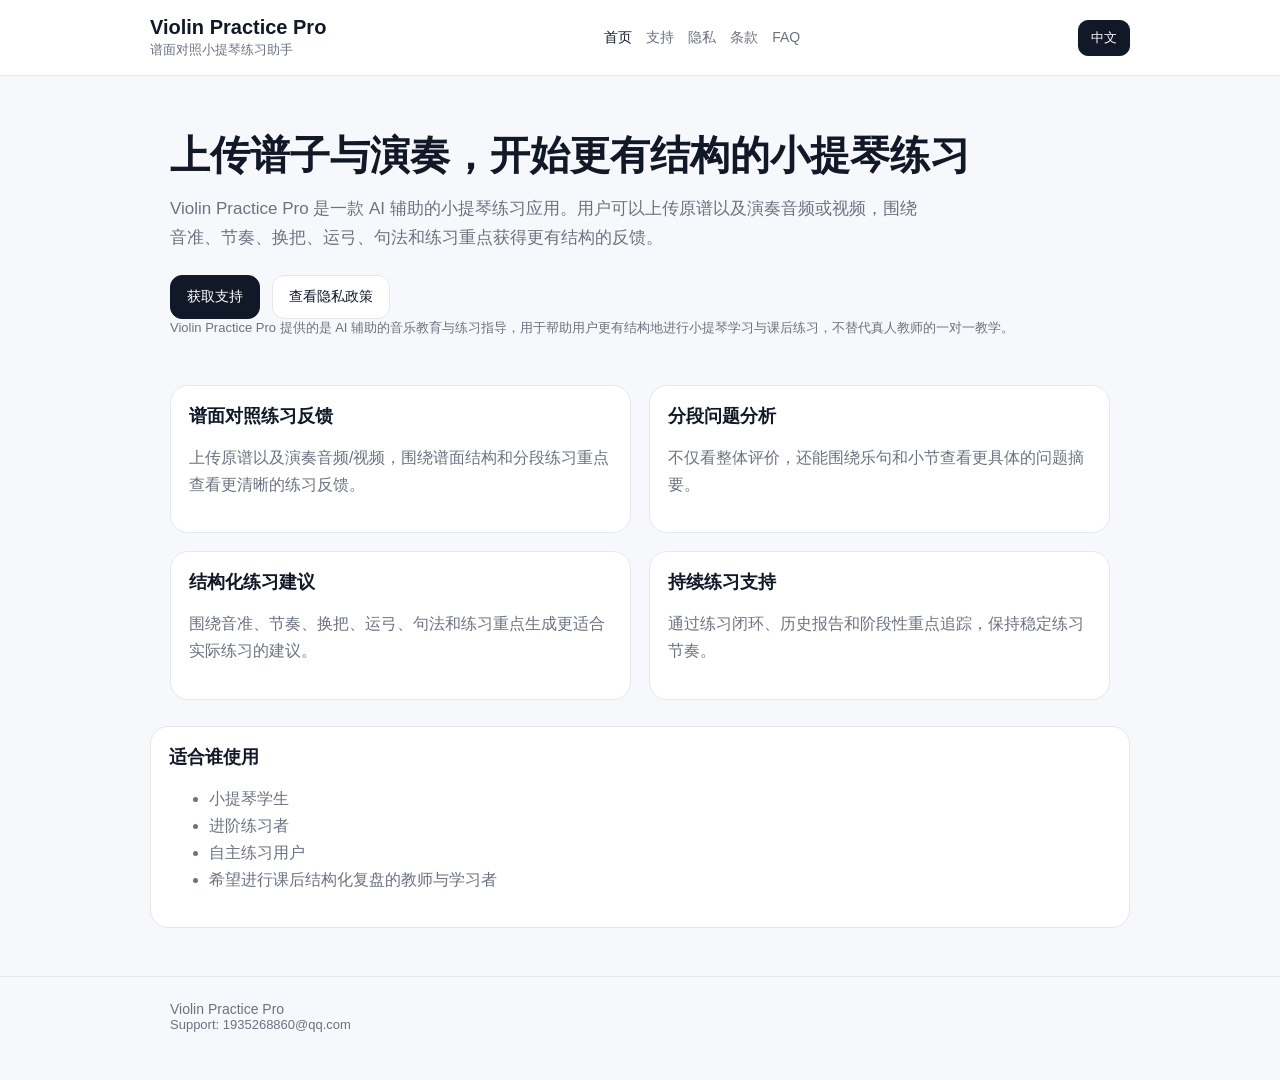
<file: index.html>
<!doctype html>
<html>
<head>
<meta charset="UTF-8" />
<meta name="viewport" content="width=device-width, initial-scale=1.0" />
<title>Violin Practice Pro</title>
<link rel="stylesheet" href="styles.css" />
</head>
<body>
<header class="site-header">
  <div class="container header-inner">
    <div>
      <div class="brand-title">Violin Practice Pro</div>
      <div class="brand-sub">
        <span data-lang="en">Score-Aware Violin Practice Coach</span>
        <span data-lang="zh">谱面对照小提琴练习助手</span>
      </div>
    </div>
    <nav class="nav"><a class="active" href="index.html"><span data-lang="en">Home</span><span data-lang="zh">首页</span></a><a class="" href="support.html"><span data-lang="en">Support</span><span data-lang="zh">支持</span></a><a class="" href="privacy.html"><span data-lang="en">Privacy</span><span data-lang="zh">隐私</span></a><a class="" href="terms.html"><span data-lang="en">Terms</span><span data-lang="zh">条款</span></a><a class="" href="faq.html"><span data-lang="en">FAQ</span><span data-lang="zh">FAQ</span></a></nav>
    <div class="lang-toggle">
      <button data-lang="zh">中文</button>
      <button data-lang="en">EN</button>
    </div>
  </div>
</header>
<section class="hero"><div class="container">
<h1 data-lang="en">Upload your score and performance for more structured violin practice</h1>
<h1 data-lang="zh">上传谱子与演奏，开始更有结构的小提琴练习</h1>
<p data-lang="en">Violin Practice Pro is an AI-assisted violin practice app that helps learners review intonation, rhythm, shifting, bowing, phrasing, and passage priorities by combining score files with audio or video performances.</p>
<p data-lang="zh">Violin Practice Pro 是一款 AI 辅助的小提琴练习应用。用户可以上传原谱以及演奏音频或视频，围绕音准、节奏、换把、运弓、句法和练习重点获得更有结构的反馈。</p>
<div class="button-row">
<a class="btn primary" href="support.html"><span data-lang="en">Get Support</span><span data-lang="zh">获取支持</span></a>
<a class="btn" href="privacy.html"><span data-lang="en">Read Privacy Policy</span><span data-lang="zh">查看隐私政策</span></a>
</div>
<div class="note" data-lang="en">Violin Practice Pro provides AI-assisted educational guidance for music learning and self-practice. It does not replace a live violin teacher.</div>
<div class="note" data-lang="zh">Violin Practice Pro 提供的是 AI 辅助的音乐教育与练习指导，用于帮助用户更有结构地进行小提琴学习与课后练习，不替代真人教师的一对一教学。</div>
</div></section>
<section class="section"><div class="container grid">
<div class="card"><h3 data-lang="en">Score-aware practice review</h3><h3 data-lang="zh">谱面对照练习反馈</h3><p data-lang="en">Upload an original score together with an audio or video performance to receive practice feedback organized around score structure and passage priorities.</p><p data-lang="zh">上传原谱以及演奏音频/视频，围绕谱面结构和分段练习重点查看更清晰的练习反馈。</p></div>
<div class="card"><h3 data-lang="en">Passage-based feedback</h3><h3 data-lang="zh">分段问题分析</h3><p data-lang="en">Review likely issues by bar range and passage instead of only receiving a broad overall summary.</p><p data-lang="zh">不仅看整体评价，还能围绕乐句和小节查看更具体的问题摘要。</p></div>
<div class="card"><h3 data-lang="en">Structured practice guidance</h3><h3 data-lang="zh">结构化练习建议</h3><p data-lang="en">Receive guided suggestions related to intonation, rhythm, shifting, bowing, phrasing, and practice priorities.</p><p data-lang="zh">围绕音准、节奏、换把、运弓、句法和练习重点生成更适合实际练习的建议。</p></div>
<div class="card"><h3 data-lang="en">Ongoing practice support</h3><h3 data-lang="zh">持续练习支持</h3><p data-lang="en">Use practice loops, history, and progress review to stay focused between lessons.</p><p data-lang="zh">通过练习闭环、历史报告和阶段性重点追踪，保持稳定练习节奏。</p></div>
</div></section>
<section class="section"><div class="container card">
<h3 data-lang="en">Who it is for</h3><h3 data-lang="zh">适合谁使用</h3>
<ul data-lang="en"><li>Violin students</li><li>Developing players</li><li>Self-practice learners</li><li>Teachers who want more structured review between lessons</li></ul>
<ul data-lang="zh"><li>小提琴学生</li><li>进阶练习者</li><li>自主练习用户</li><li>希望进行课后结构化复盘的教师与学习者</li></ul>
</div></section>
<footer class="footer">
  <div class="container">
    <div>Violin Practice Pro</div>
    <div class="small">Support: 1935268860@qq.com</div>
  </div>
</footer>
<script src="script.js"></script>
</body>
</html>
</file>
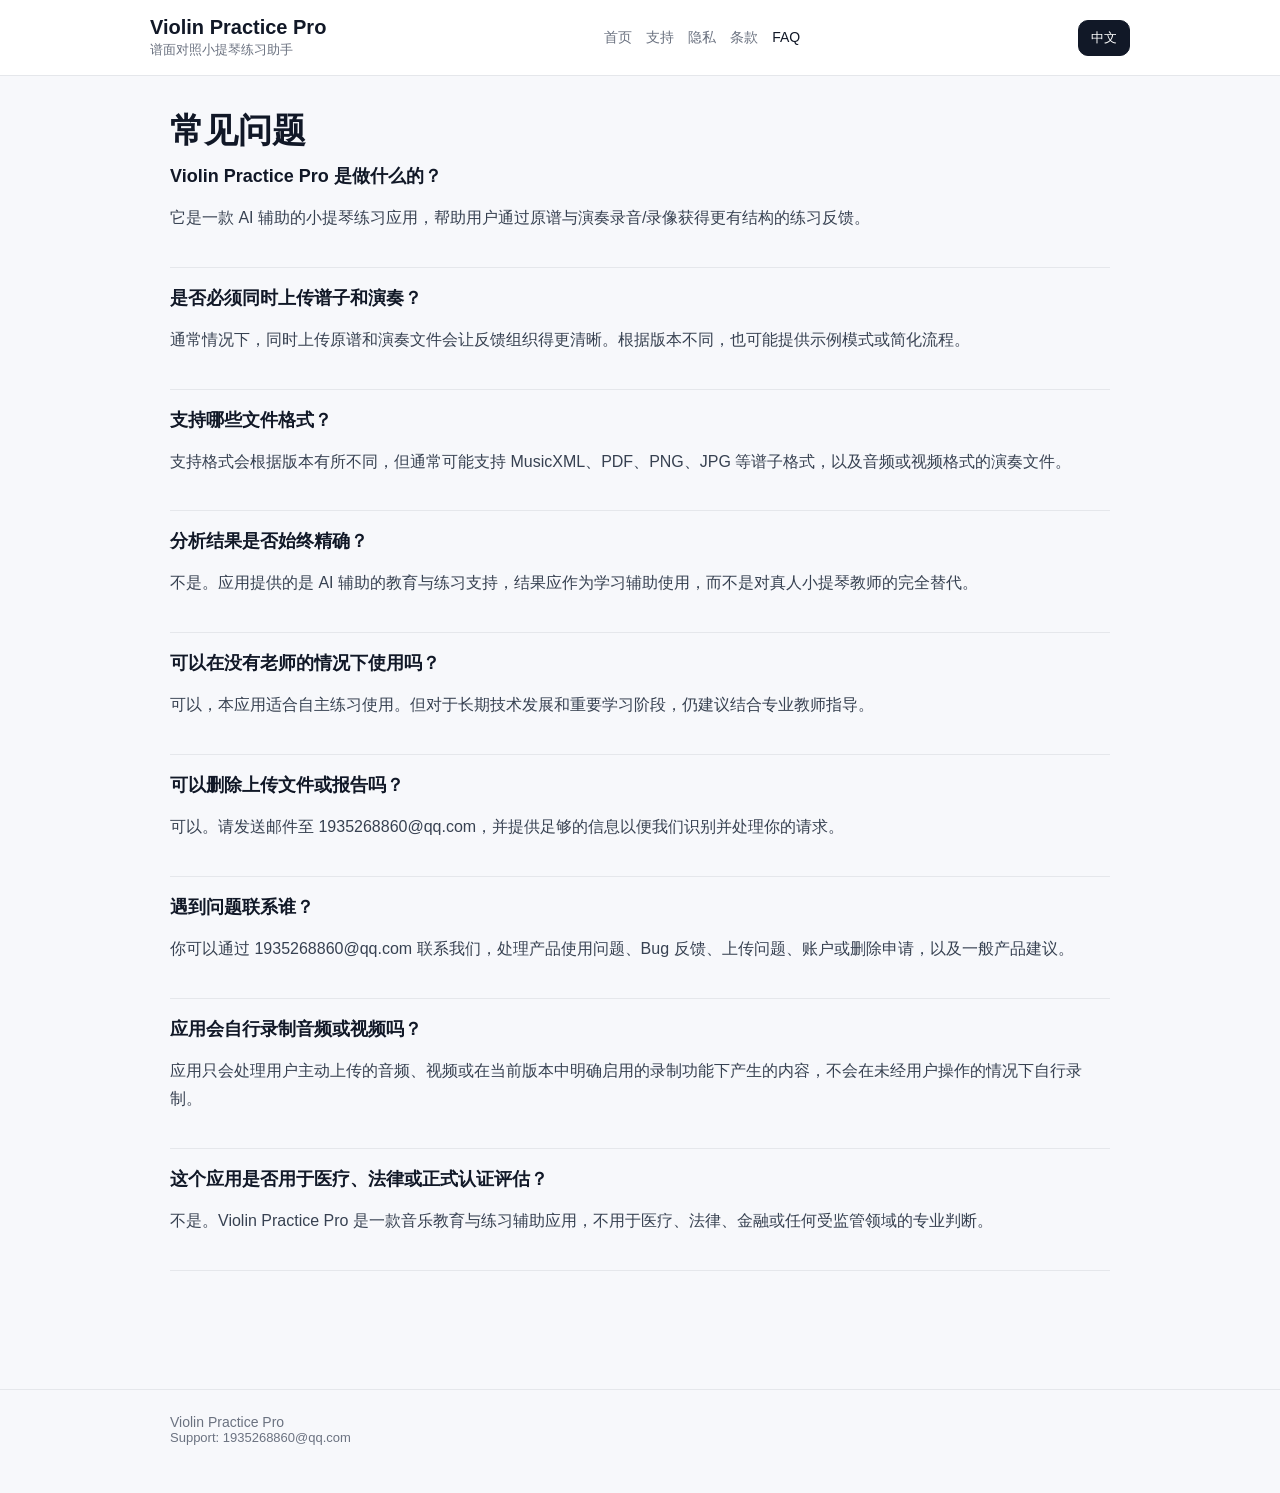
<file: faq.html>
<!doctype html>
<html>
<head>
<meta charset="UTF-8" />
<meta name="viewport" content="width=device-width, initial-scale=1.0" />
<title>FAQ - Violin Practice Pro</title>
<link rel="stylesheet" href="styles.css" />
</head>
<body>
<header class="site-header">
  <div class="container header-inner">
    <div>
      <div class="brand-title">Violin Practice Pro</div>
      <div class="brand-sub">
        <span data-lang="en">Score-Aware Violin Practice Coach</span>
        <span data-lang="zh">谱面对照小提琴练习助手</span>
      </div>
    </div>
    <nav class="nav"><a class="" href="index.html"><span data-lang="en">Home</span><span data-lang="zh">首页</span></a><a class="" href="support.html"><span data-lang="en">Support</span><span data-lang="zh">支持</span></a><a class="" href="privacy.html"><span data-lang="en">Privacy</span><span data-lang="zh">隐私</span></a><a class="" href="terms.html"><span data-lang="en">Terms</span><span data-lang="zh">条款</span></a><a class="active" href="faq.html"><span data-lang="en">FAQ</span><span data-lang="zh">FAQ</span></a></nav>
    <div class="lang-toggle">
      <button data-lang="zh">中文</button>
      <button data-lang="en">EN</button>
    </div>
  </div>
</header>
<section class="page"><div class="container">
<h1 data-lang="en">Frequently Asked Questions</h1><h1 data-lang="zh">常见问题</h1>
<div class="faq-item"><h3 data-lang="en">What does Violin Practice Pro do?</h3><h3 data-lang="zh">Violin Practice Pro 是做什么的？</h3><p data-lang="en">It is an AI-assisted violin practice app that helps users review their practice in a more structured way by combining score files with audio or video performances.</p><p data-lang="zh">它是一款 AI 辅助的小提琴练习应用，帮助用户通过原谱与演奏录音/录像获得更有结构的练习反馈。</p></div>
<div class="faq-item"><h3 data-lang="en">Do I need to upload both a score and a performance?</h3><h3 data-lang="zh">是否必须同时上传谱子和演奏？</h3><p data-lang="en">In many cases, uploading both helps the app organize feedback more clearly. Some demo or simplified flows may also be available depending on product version.</p><p data-lang="zh">通常情况下，同时上传原谱和演奏文件会让反馈组织得更清晰。根据版本不同，也可能提供示例模式或简化流程。</p></div>
<div class="faq-item"><h3 data-lang="en">What file types are supported?</h3><h3 data-lang="zh">支持哪些文件格式？</h3><p data-lang="en">Support may vary by version, but the app may support score uploads such as MusicXML, PDF, PNG, or JPG, and performance uploads such as audio or video files.</p><p data-lang="zh">支持格式会根据版本有所不同，但通常可能支持 MusicXML、PDF、PNG、JPG 等谱子格式，以及音频或视频格式的演奏文件。</p></div>
<div class="faq-item"><h3 data-lang="en">Is the analysis always exact?</h3><h3 data-lang="zh">分析结果是否始终精确？</h3><p data-lang="en">No. The app provides AI-assisted educational guidance and practice support. Results should be used as learning support rather than as a perfect substitute for a live violin teacher.</p><p data-lang="zh">不是。应用提供的是 AI 辅助的教育与练习支持，结果应作为学习辅助使用，而不是对真人小提琴教师的完全替代。</p></div>
<div class="faq-item"><h3 data-lang="en">Can I use the app without a teacher?</h3><h3 data-lang="zh">可以在没有老师的情况下使用吗？</h3><p data-lang="en">Yes, the app can support self-practice. However, for important long-term technique development, users may still benefit from learning with a qualified teacher.</p><p data-lang="zh">可以，本应用适合自主练习使用。但对于长期技术发展和重要学习阶段，仍建议结合专业教师指导。</p></div>
<div class="faq-item"><h3 data-lang="en">Can I delete my uploaded files or reports?</h3><h3 data-lang="zh">可以删除上传文件或报告吗？</h3><p data-lang="en">Yes. Please email 1935268860@qq.com and include enough information for us to identify and process your request.</p><p data-lang="zh">可以。请发送邮件至 1935268860@qq.com，并提供足够的信息以便我们识别并处理你的请求。</p></div>
<div class="faq-item"><h3 data-lang="en">Who can I contact for support?</h3><h3 data-lang="zh">遇到问题联系谁？</h3><p data-lang="en">You can email us at 1935268860@qq.com for product questions, bug reports, upload issues, account or deletion requests, and general product feedback.</p><p data-lang="zh">你可以通过 1935268860@qq.com 联系我们，处理产品使用问题、Bug 反馈、上传问题、账户或删除申请，以及一般产品建议。</p></div>
<div class="faq-item"><h3 data-lang="en">Does the app record audio or video by itself?</h3><h3 data-lang="zh">应用会自行录制音频或视频吗？</h3><p data-lang="en">The app only uses audio, video, or other media that the user chooses to upload or records through enabled product features, if such features are available in the current version.</p><p data-lang="zh">应用只会处理用户主动上传的音频、视频或在当前版本中明确启用的录制功能下产生的内容，不会在未经用户操作的情况下自行录制。</p></div>
<div class="faq-item"><h3 data-lang="en">Is this app intended for medical, legal, or certified evaluation?</h3><h3 data-lang="zh">这个应用是否用于医疗、法律或正式认证评估？</h3><p data-lang="en">No. Violin Practice Pro is an educational music-practice app and is not intended for medical, legal, financial, or regulated professional evaluation.</p><p data-lang="zh">不是。Violin Practice Pro 是一款音乐教育与练习辅助应用，不用于医疗、法律、金融或任何受监管领域的专业判断。</p></div>
</div></section>
<footer class="footer">
  <div class="container">
    <div>Violin Practice Pro</div>
    <div class="small">Support: 1935268860@qq.com</div>
  </div>
</footer>
<script src="script.js"></script>
</body>
</html>
</file>
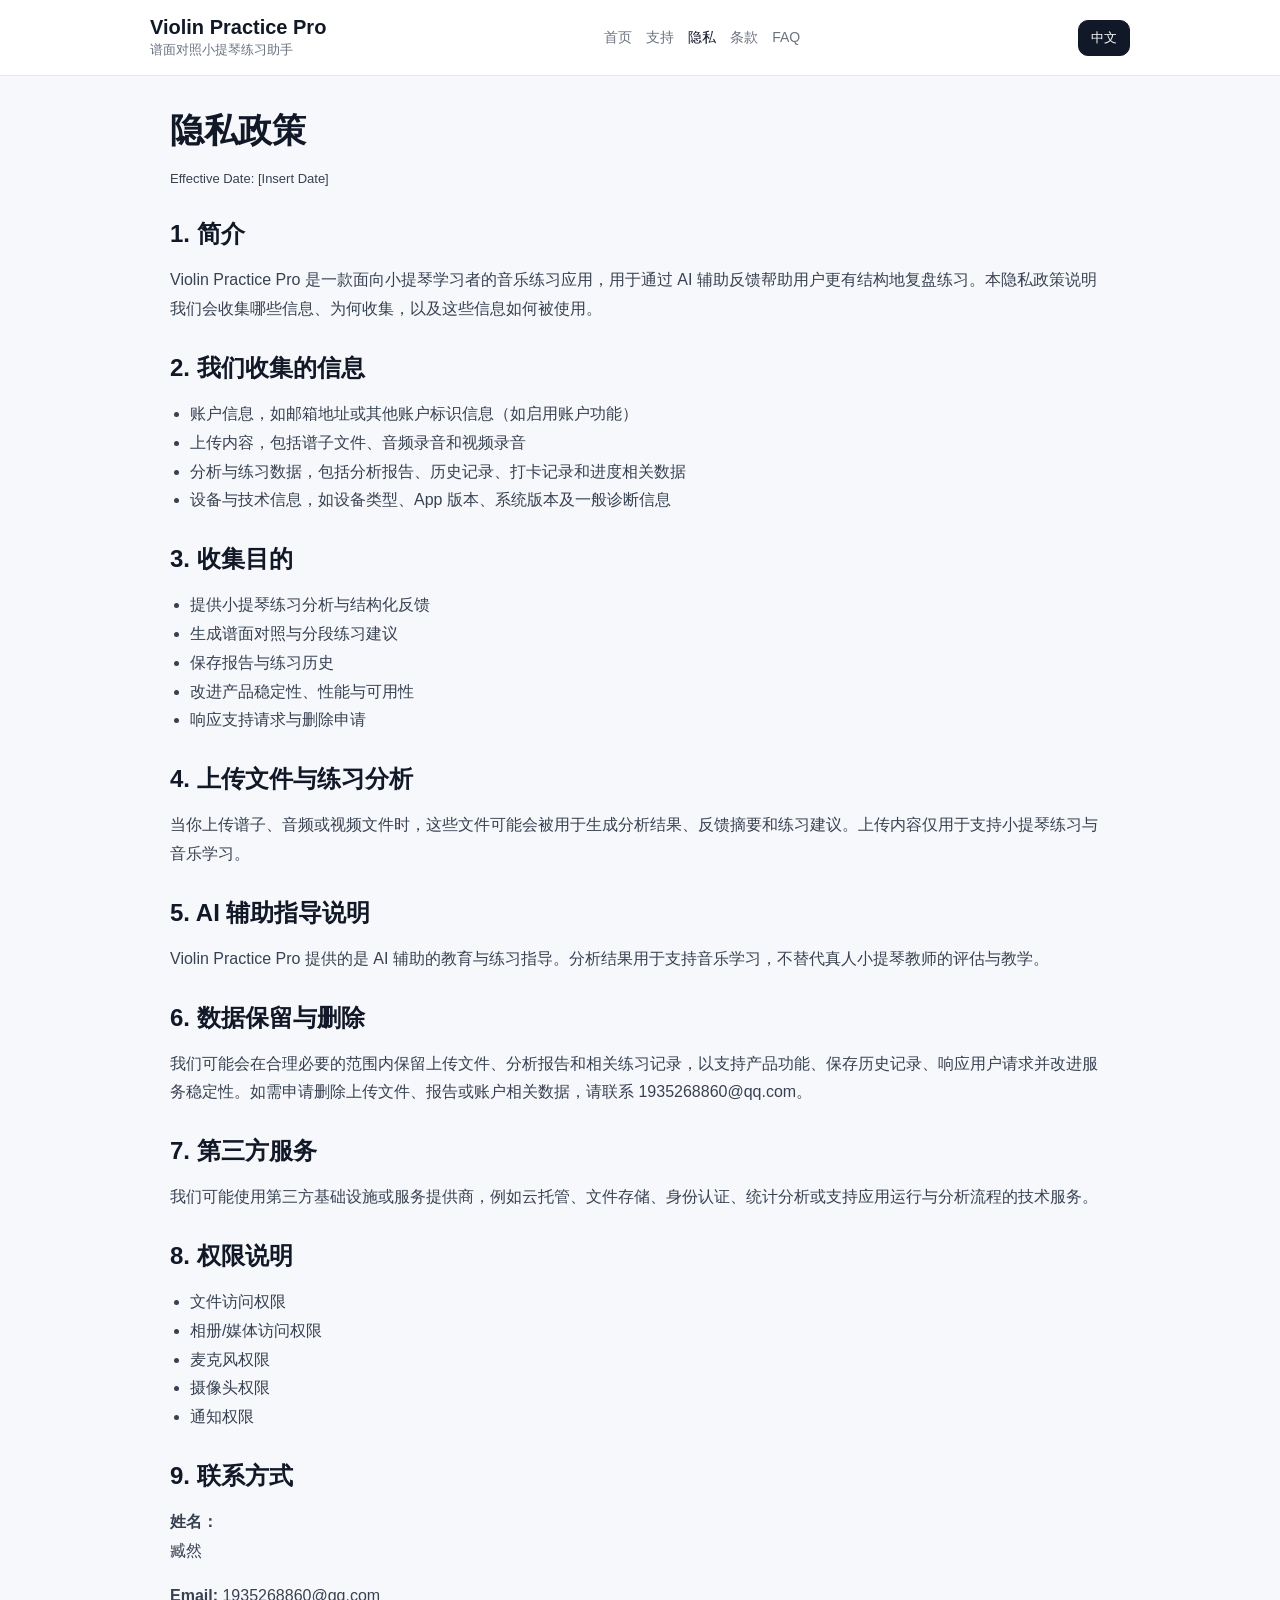
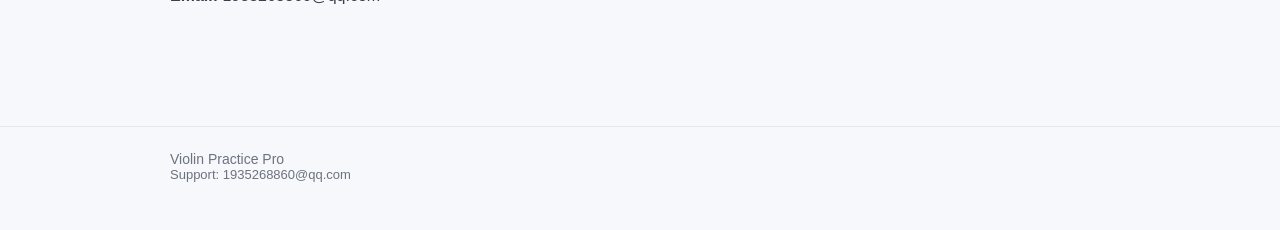
<file: privacy.html>
<!doctype html>
<html>
<head>
<meta charset="UTF-8" />
<meta name="viewport" content="width=device-width, initial-scale=1.0" />
<title>Privacy Policy - Violin Practice Pro</title>
<link rel="stylesheet" href="styles.css" />
</head>
<body>
<header class="site-header">
  <div class="container header-inner">
    <div>
      <div class="brand-title">Violin Practice Pro</div>
      <div class="brand-sub">
        <span data-lang="en">Score-Aware Violin Practice Coach</span>
        <span data-lang="zh">谱面对照小提琴练习助手</span>
      </div>
    </div>
    <nav class="nav"><a class="" href="index.html"><span data-lang="en">Home</span><span data-lang="zh">首页</span></a><a class="" href="support.html"><span data-lang="en">Support</span><span data-lang="zh">支持</span></a><a class="active" href="privacy.html"><span data-lang="en">Privacy</span><span data-lang="zh">隐私</span></a><a class="" href="terms.html"><span data-lang="en">Terms</span><span data-lang="zh">条款</span></a><a class="" href="faq.html"><span data-lang="en">FAQ</span><span data-lang="zh">FAQ</span></a></nav>
    <div class="lang-toggle">
      <button data-lang="zh">中文</button>
      <button data-lang="en">EN</button>
    </div>
  </div>
</header>
<section class="page"><div class="container">
<h1 data-lang="en">Privacy Policy</h1><h1 data-lang="zh">隐私政策</h1><p class="small">Effective Date: [Insert Date]</p>
<h2 data-lang="en">1. Introduction</h2><h2 data-lang="zh">1. 简介</h2>
<p data-lang="en">Violin Practice Pro is an educational music-practice application designed to help violin learners review their practice through AI-assisted feedback. This Privacy Policy explains what information we collect, why we collect it, and how it is used.</p>
<p data-lang="zh">Violin Practice Pro 是一款面向小提琴学习者的音乐练习应用，用于通过 AI 辅助反馈帮助用户更有结构地复盘练习。本隐私政策说明我们会收集哪些信息、为何收集，以及这些信息如何被使用。</p>
<h2 data-lang="en">2. Information We Collect</h2><h2 data-lang="zh">2. 我们收集的信息</h2>
<ul data-lang="en"><li>Account information such as email address or other account identifiers, if account functionality is enabled</li><li>Uploaded content, including score files, audio recordings, and video recordings</li><li>Analysis and practice data, including generated reports, practice history, check-ins, and progress-related data</li><li>Device and technical information, such as device type, app version, system version, and general diagnostics</li></ul>
<ul data-lang="zh"><li>账户信息，如邮箱地址或其他账户标识信息（如启用账户功能）</li><li>上传内容，包括谱子文件、音频录音和视频录音</li><li>分析与练习数据，包括分析报告、历史记录、打卡记录和进度相关数据</li><li>设备与技术信息，如设备类型、App 版本、系统版本及一般诊断信息</li></ul>
<h2 data-lang="en">3. Why We Collect This Information</h2><h2 data-lang="zh">3. 收集目的</h2>
<ul data-lang="en"><li>Providing violin practice analysis and structured feedback</li><li>Generating score-aware and passage-based practice guidance</li><li>Storing reports and practice history</li><li>Improving product stability, performance, and usability</li><li>Responding to support and deletion requests</li></ul>
<ul data-lang="zh"><li>提供小提琴练习分析与结构化反馈</li><li>生成谱面对照与分段练习建议</li><li>保存报告与练习历史</li><li>改进产品稳定性、性能与可用性</li><li>响应支持请求与删除申请</li></ul>
<h2 data-lang="en">4. Uploaded Files and Practice Analysis</h2><h2 data-lang="zh">4. 上传文件与练习分析</h2>
<p data-lang="en">When you upload score, audio, or video files, those files may be used to generate analysis results, feedback summaries, and practice guidance inside the app. Uploaded content is used only to support violin practice and music learning.</p>
<p data-lang="zh">当你上传谱子、音频或视频文件时，这些文件可能会被用于生成分析结果、反馈摘要和练习建议。上传内容仅用于支持小提琴练习与音乐学习。</p>
<h2 data-lang="en">5. AI-Assisted Guidance</h2><h2 data-lang="zh">5. AI 辅助指导说明</h2>
<p data-lang="en">Violin Practice Pro provides AI-assisted educational guidance. Analysis results are intended as music-learning support and do not replace instruction from a live violin teacher.</p>
<p data-lang="zh">Violin Practice Pro 提供的是 AI 辅助的教育与练习指导。分析结果用于支持音乐学习，不替代真人小提琴教师的评估与教学。</p>
<h2 data-lang="en">6. Data Retention and Deletion</h2><h2 data-lang="zh">6. 数据保留与删除</h2>
<p data-lang="en">We may retain uploaded files, reports, and related practice records for as long as reasonably necessary to provide product functions, maintain history, support users, and improve service reliability. If you would like to request deletion of uploaded files, reports, or account-related data, please contact 1935268860@qq.com.</p>
<p data-lang="zh">我们可能会在合理必要的范围内保留上传文件、分析报告和相关练习记录，以支持产品功能、保存历史记录、响应用户请求并改进服务稳定性。如需申请删除上传文件、报告或账户相关数据，请联系 1935268860@qq.com。</p>
<h2 data-lang="en">7. Third-Party Services</h2><h2 data-lang="zh">7. 第三方服务</h2>
<p data-lang="en">We may use third-party infrastructure or service providers, such as cloud hosting, storage, authentication, analytics, or technical providers that support app operation and analysis workflows.</p>
<p data-lang="zh">我们可能使用第三方基础设施或服务提供商，例如云托管、文件存储、身份认证、统计分析或支持应用运行与分析流程的技术服务。</p>
<h2 data-lang="en">8. Permissions</h2><h2 data-lang="zh">8. 权限说明</h2>
<ul data-lang="en"><li>File access</li><li>Photo/media access</li><li>Microphone access</li><li>Camera access</li><li>Notifications</li></ul>
<ul data-lang="zh"><li>文件访问权限</li><li>相册/媒体访问权限</li><li>麦克风权限</li><li>摄像头权限</li><li>通知权限</li></ul>
<h2 data-lang="en">9. Contact</h2><h2 data-lang="zh">9. 联系方式</h2>
<p><strong data-lang="en">Name:</strong><strong data-lang="zh">姓名：</strong> 臧然</p><p><strong>Email:</strong> 1935268860@qq.com</p>
</div></section>
<footer class="footer">
  <div class="container">
    <div>Violin Practice Pro</div>
    <div class="small">Support: 1935268860@qq.com</div>
  </div>
</footer>
<script src="script.js"></script>
</body>
</html>
</file>
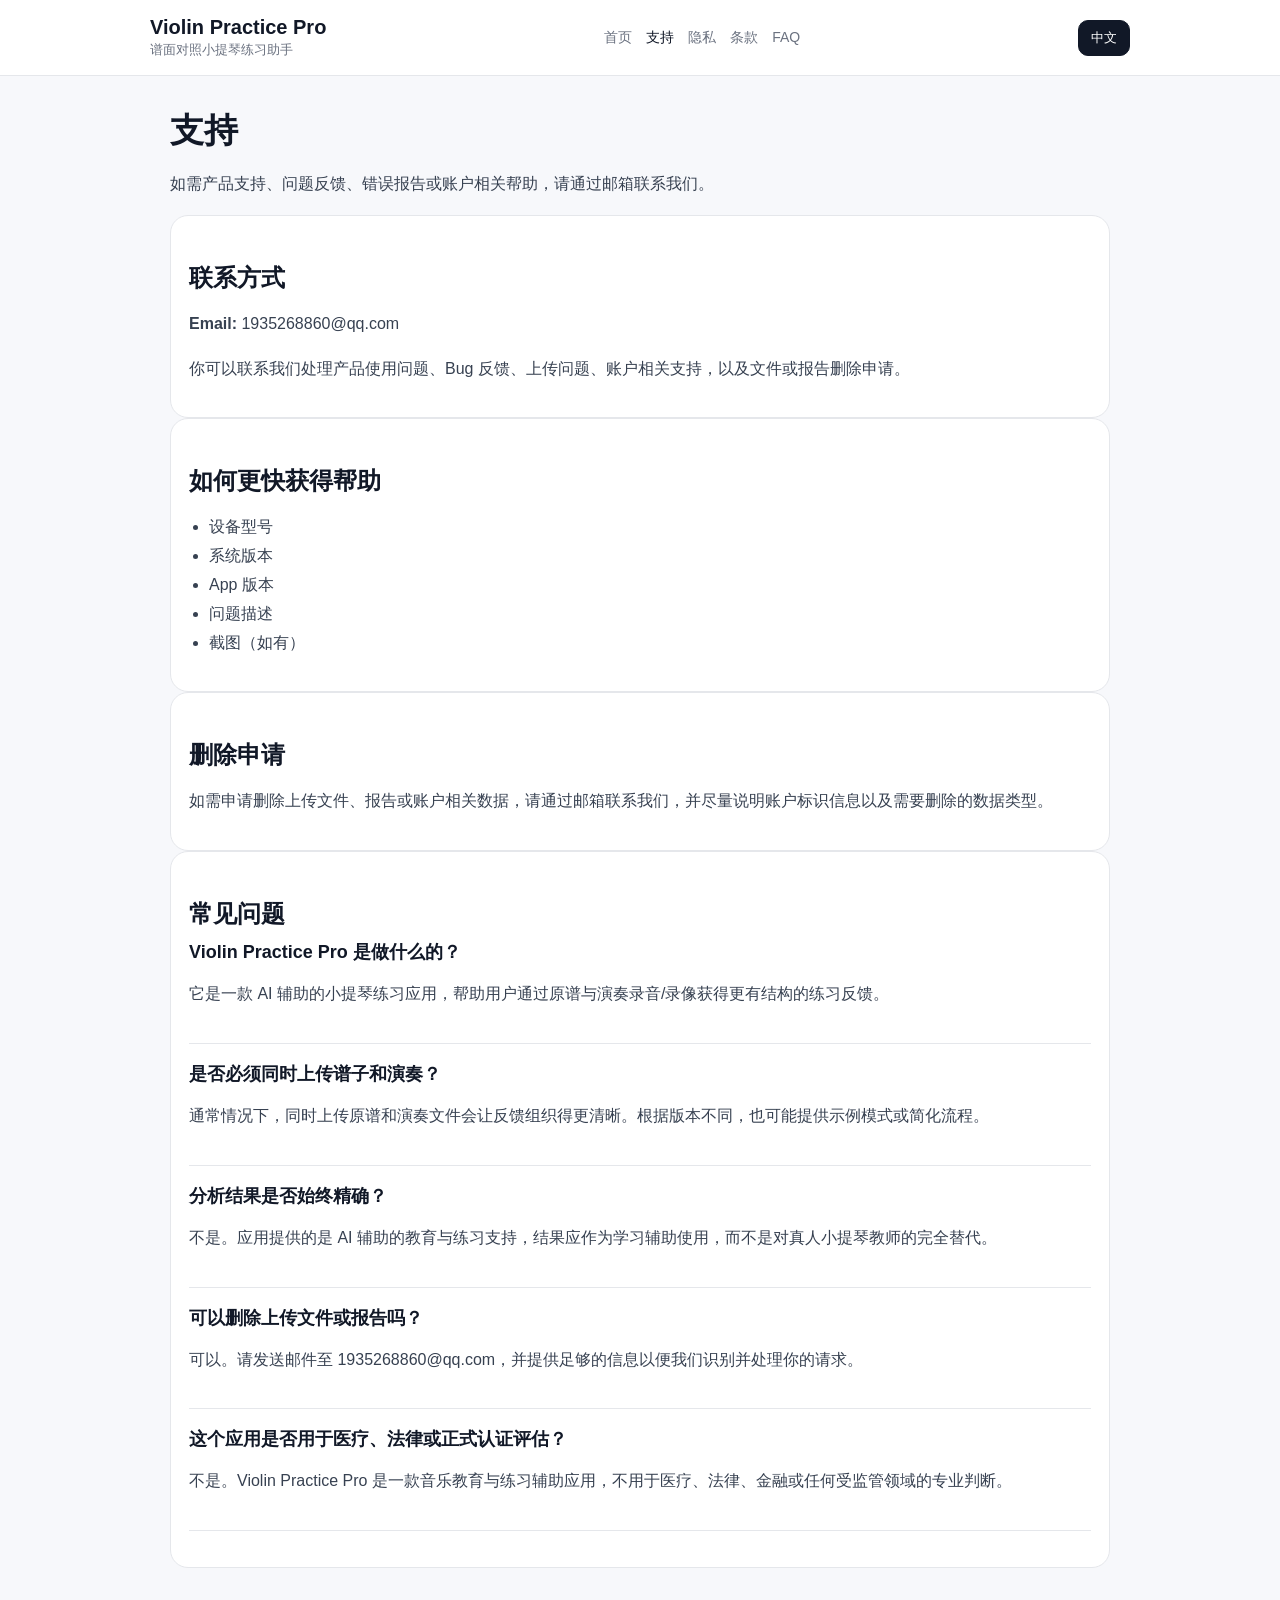
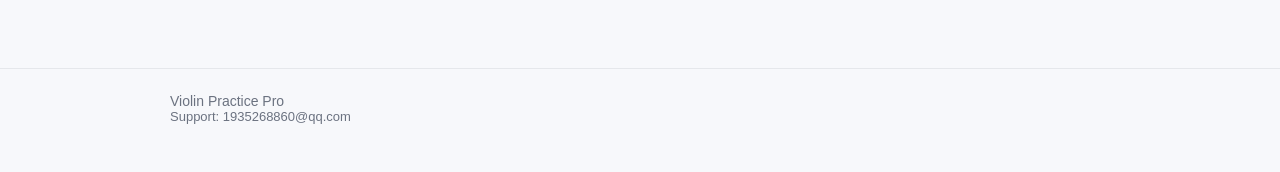
<file: support.html>
<!doctype html>
<html>
<head>
<meta charset="UTF-8" />
<meta name="viewport" content="width=device-width, initial-scale=1.0" />
<title>Support - Violin Practice Pro</title>
<link rel="stylesheet" href="styles.css" />
</head>
<body>
<header class="site-header">
  <div class="container header-inner">
    <div>
      <div class="brand-title">Violin Practice Pro</div>
      <div class="brand-sub">
        <span data-lang="en">Score-Aware Violin Practice Coach</span>
        <span data-lang="zh">谱面对照小提琴练习助手</span>
      </div>
    </div>
    <nav class="nav"><a class="" href="index.html"><span data-lang="en">Home</span><span data-lang="zh">首页</span></a><a class="active" href="support.html"><span data-lang="en">Support</span><span data-lang="zh">支持</span></a><a class="" href="privacy.html"><span data-lang="en">Privacy</span><span data-lang="zh">隐私</span></a><a class="" href="terms.html"><span data-lang="en">Terms</span><span data-lang="zh">条款</span></a><a class="" href="faq.html"><span data-lang="en">FAQ</span><span data-lang="zh">FAQ</span></a></nav>
    <div class="lang-toggle">
      <button data-lang="zh">中文</button>
      <button data-lang="en">EN</button>
    </div>
  </div>
</header>
<section class="page"><div class="container">
<h1 data-lang="en">Support</h1><h1 data-lang="zh">支持</h1>
<p data-lang="en">We’re here to help with product questions, upload issues, feedback, bug reports, and account-related requests.</p>
<p data-lang="zh">如需产品支持、问题反馈、错误报告或账户相关帮助，请通过邮箱联系我们。</p>
<div class="card"><h2 data-lang="en">Contact</h2><h2 data-lang="zh">联系方式</h2><p><strong>Email:</strong> 1935268860@qq.com</p><p data-lang="en">You can contact us for product questions, bug reports, upload issues, account-related support, and file or report deletion requests.</p><p data-lang="zh">你可以联系我们处理产品使用问题、Bug 反馈、上传问题、账户相关支持，以及文件或报告删除申请。</p></div>
<div class="card"><h2 data-lang="en">How to get help faster</h2><h2 data-lang="zh">如何更快获得帮助</h2><ul data-lang="en"><li>Device model</li><li>Operating system version</li><li>App version</li><li>Description of the issue</li><li>Screenshot if available</li></ul><ul data-lang="zh"><li>设备型号</li><li>系统版本</li><li>App 版本</li><li>问题描述</li><li>截图（如有）</li></ul></div>
<div class="card"><h2 data-lang="en">Data deletion requests</h2><h2 data-lang="zh">删除申请</h2><p data-lang="en">If you want to request deletion of uploaded files, reports, or account-related data, please email us and include your account identifier and the type of data you want deleted.</p><p data-lang="zh">如需申请删除上传文件、报告或账户相关数据，请通过邮箱联系我们，并尽量说明账户标识信息以及需要删除的数据类型。</p></div>
<div class="card"><h2 data-lang="en">Frequently Asked Questions</h2><h2 data-lang="zh">常见问题</h2>
<div class="faq-item"><h3 data-lang="en">What does Violin Practice Pro do?</h3><h3 data-lang="zh">Violin Practice Pro 是做什么的？</h3><p data-lang="en">It is an AI-assisted violin practice app that helps users review their practice in a more structured way by combining score files with audio or video performances.</p><p data-lang="zh">它是一款 AI 辅助的小提琴练习应用，帮助用户通过原谱与演奏录音/录像获得更有结构的练习反馈。</p></div>
<div class="faq-item"><h3 data-lang="en">Do I need to upload both a score and a performance?</h3><h3 data-lang="zh">是否必须同时上传谱子和演奏？</h3><p data-lang="en">In many cases, uploading both helps the app organize feedback more clearly. Some demo or simplified flows may also be available depending on product version.</p><p data-lang="zh">通常情况下，同时上传原谱和演奏文件会让反馈组织得更清晰。根据版本不同，也可能提供示例模式或简化流程。</p></div>
<div class="faq-item"><h3 data-lang="en">Is the analysis always exact?</h3><h3 data-lang="zh">分析结果是否始终精确？</h3><p data-lang="en">No. The app provides AI-assisted educational guidance and practice support. Results should be used as learning support rather than as a perfect substitute for a live violin teacher.</p><p data-lang="zh">不是。应用提供的是 AI 辅助的教育与练习支持，结果应作为学习辅助使用，而不是对真人小提琴教师的完全替代。</p></div>
<div class="faq-item"><h3 data-lang="en">Can I delete my uploaded files or reports?</h3><h3 data-lang="zh">可以删除上传文件或报告吗？</h3><p data-lang="en">Yes. Please email 1935268860@qq.com and include enough information for us to identify and process your request.</p><p data-lang="zh">可以。请发送邮件至 1935268860@qq.com，并提供足够的信息以便我们识别并处理你的请求。</p></div>
<div class="faq-item"><h3 data-lang="en">Is this app intended for medical, legal, or certified evaluation?</h3><h3 data-lang="zh">这个应用是否用于医疗、法律或正式认证评估？</h3><p data-lang="en">No. Violin Practice Pro is an educational music-practice app and is not intended for medical, legal, financial, or regulated professional evaluation.</p><p data-lang="zh">不是。Violin Practice Pro 是一款音乐教育与练习辅助应用，不用于医疗、法律、金融或任何受监管领域的专业判断。</p></div>
</div></div></section>
<footer class="footer">
  <div class="container">
    <div>Violin Practice Pro</div>
    <div class="small">Support: 1935268860@qq.com</div>
  </div>
</footer>
<script src="script.js"></script>
</body>
</html>
</file>
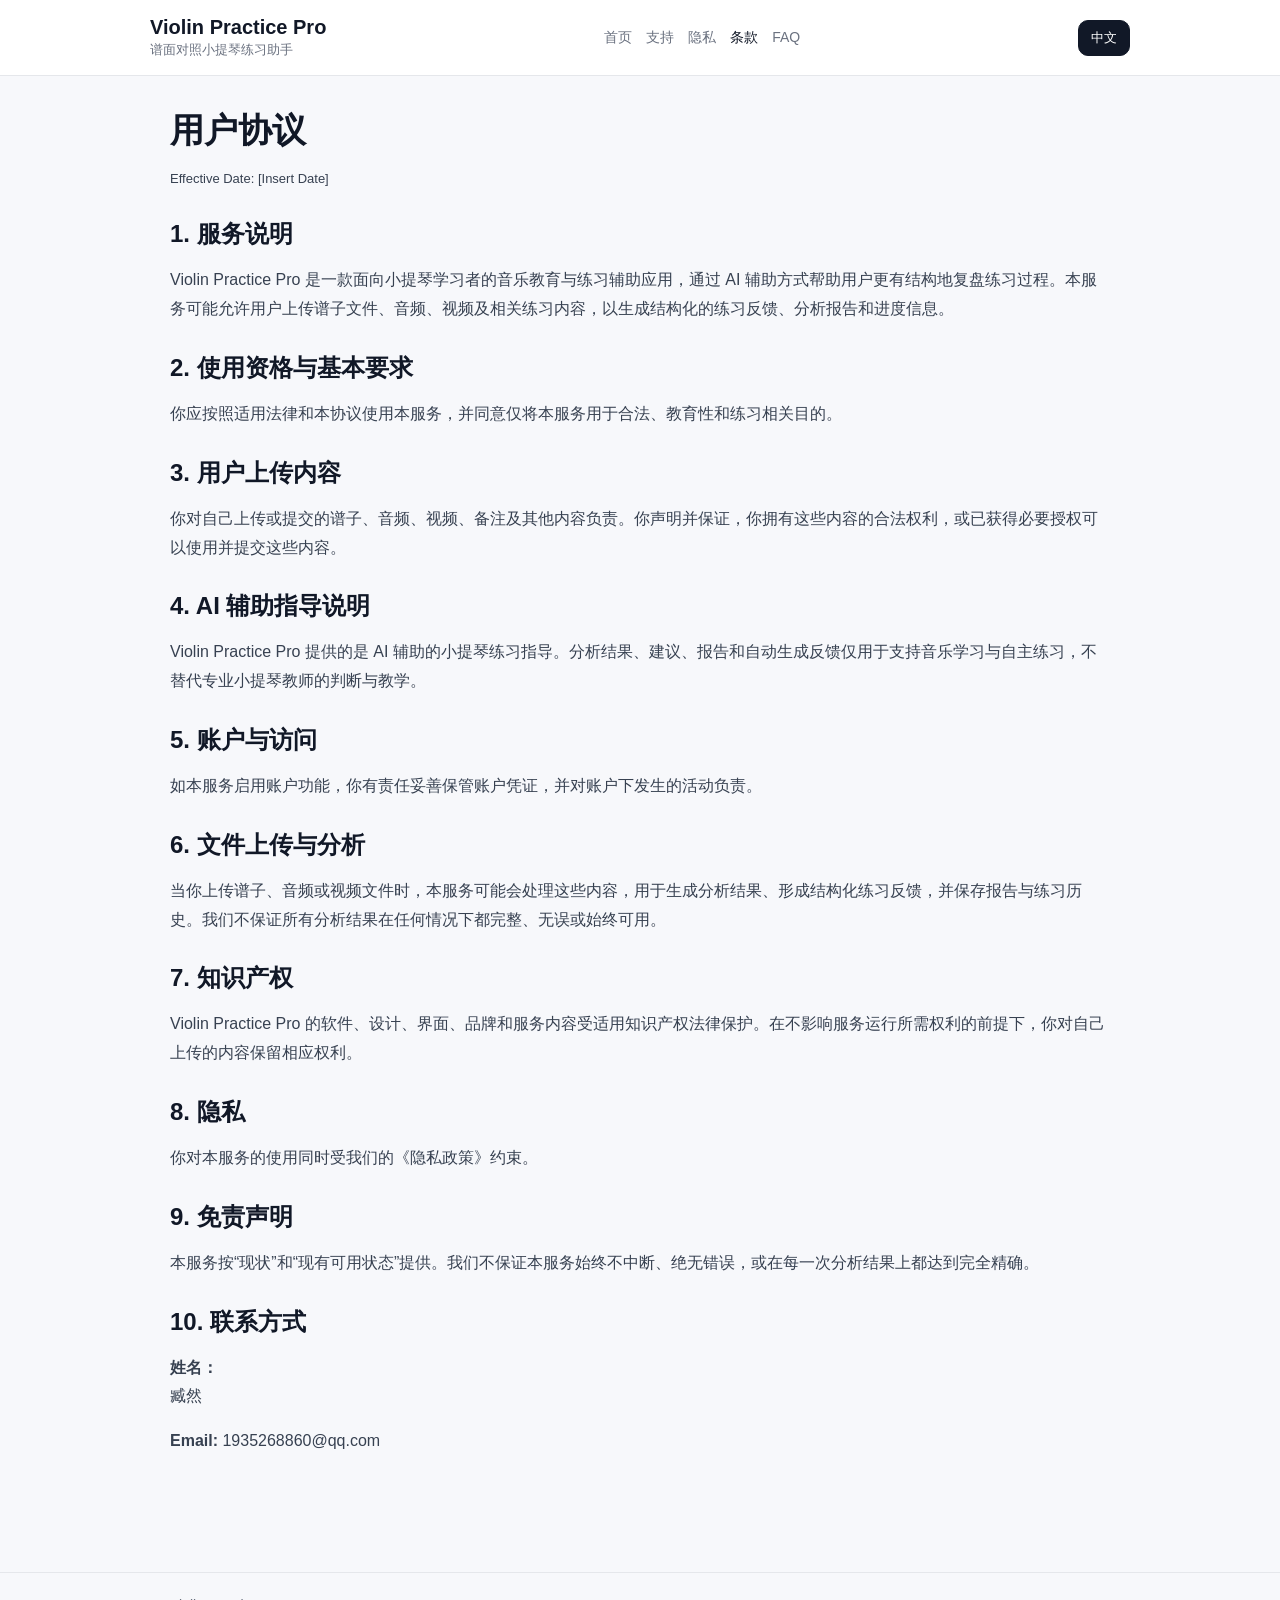
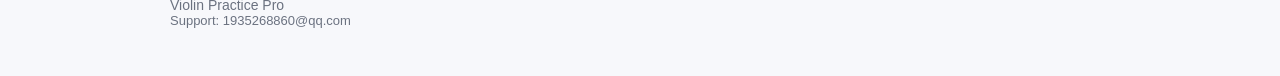
<file: terms.html>
<!doctype html>
<html>
<head>
<meta charset="UTF-8" />
<meta name="viewport" content="width=device-width, initial-scale=1.0" />
<title>Terms of Service - Violin Practice Pro</title>
<link rel="stylesheet" href="styles.css" />
</head>
<body>
<header class="site-header">
  <div class="container header-inner">
    <div>
      <div class="brand-title">Violin Practice Pro</div>
      <div class="brand-sub">
        <span data-lang="en">Score-Aware Violin Practice Coach</span>
        <span data-lang="zh">谱面对照小提琴练习助手</span>
      </div>
    </div>
    <nav class="nav"><a class="" href="index.html"><span data-lang="en">Home</span><span data-lang="zh">首页</span></a><a class="" href="support.html"><span data-lang="en">Support</span><span data-lang="zh">支持</span></a><a class="" href="privacy.html"><span data-lang="en">Privacy</span><span data-lang="zh">隐私</span></a><a class="active" href="terms.html"><span data-lang="en">Terms</span><span data-lang="zh">条款</span></a><a class="" href="faq.html"><span data-lang="en">FAQ</span><span data-lang="zh">FAQ</span></a></nav>
    <div class="lang-toggle">
      <button data-lang="zh">中文</button>
      <button data-lang="en">EN</button>
    </div>
  </div>
</header>
<section class="page"><div class="container">
<h1 data-lang="en">Terms of Service</h1><h1 data-lang="zh">用户协议</h1><p class="small">Effective Date: [Insert Date]</p>
<h2 data-lang="en">1. About the Service</h2><h2 data-lang="zh">1. 服务说明</h2>
<p data-lang="en">Violin Practice Pro is an educational music-practice application designed to help violin learners review and improve their practice through AI-assisted feedback. The service may allow users to upload score files, audio recordings, video recordings, and related practice content in order to generate structured practice guidance, reports, and progress-related information.</p>
<p data-lang="zh">Violin Practice Pro 是一款面向小提琴学习者的音乐教育与练习辅助应用，通过 AI 辅助方式帮助用户更有结构地复盘练习过程。本服务可能允许用户上传谱子文件、音频、视频及相关练习内容，以生成结构化的练习反馈、分析报告和进度信息。</p>
<h2 data-lang="en">2. Eligibility and Use</h2><h2 data-lang="zh">2. 使用资格与基本要求</h2>
<p data-lang="en">You may use the service only in compliance with applicable laws and these Terms. You agree to use the service only for lawful, educational, and practice-related purposes.</p>
<p data-lang="zh">你应按照适用法律和本协议使用本服务，并同意仅将本服务用于合法、教育性和练习相关目的。</p>
<h2 data-lang="en">3. User Content</h2><h2 data-lang="zh">3. 用户上传内容</h2>
<p data-lang="en">You are responsible for the score files, audio, video, notes, and other content you upload or submit. You represent that you own the content or have the necessary rights and permissions to use and submit it.</p>
<p data-lang="zh">你对自己上传或提交的谱子、音频、视频、备注及其他内容负责。你声明并保证，你拥有这些内容的合法权利，或已获得必要授权可以使用并提交这些内容。</p>
<h2 data-lang="en">4. Educational Guidance Only</h2><h2 data-lang="zh">4. AI 辅助指导说明</h2>
<p data-lang="en">Violin Practice Pro provides AI-assisted educational guidance for violin practice. Analysis results, reports, suggestions, and generated feedback are intended to support music learning and self-practice. They do not replace instruction from a qualified violin teacher.</p>
<p data-lang="zh">Violin Practice Pro 提供的是 AI 辅助的小提琴练习指导。分析结果、建议、报告和自动生成反馈仅用于支持音乐学习与自主练习，不替代专业小提琴教师的判断与教学。</p>
<h2 data-lang="en">5. Accounts and Access</h2><h2 data-lang="zh">5. 账户与访问</h2>
<p data-lang="en">If account functionality is enabled, you are responsible for maintaining the confidentiality of your account credentials and for activities that occur under your account.</p>
<p data-lang="zh">如本服务启用账户功能，你有责任妥善保管账户凭证，并对账户下发生的活动负责。</p>
<h2 data-lang="en">6. File Uploads and Analysis</h2><h2 data-lang="zh">6. 文件上传与分析</h2>
<p data-lang="en">When you upload a score, audio, or video file, the service may process that content to generate analysis results, create structured practice feedback, and store reports and practice history. We do not guarantee that every analysis result will be complete, error-free, or available in all contexts.</p>
<p data-lang="zh">当你上传谱子、音频或视频文件时，本服务可能会处理这些内容，用于生成分析结果、形成结构化练习反馈，并保存报告与练习历史。我们不保证所有分析结果在任何情况下都完整、无误或始终可用。</p>
<h2 data-lang="en">7. Intellectual Property</h2><h2 data-lang="zh">7. 知识产权</h2>
<p data-lang="en">Violin Practice Pro, including its software, design, interface, branding, and service content, is protected by applicable intellectual property laws. You retain ownership of your own uploaded content, subject to the rights necessary for us to operate the service.</p>
<p data-lang="zh">Violin Practice Pro 的软件、设计、界面、品牌和服务内容受适用知识产权法律保护。在不影响服务运行所需权利的前提下，你对自己上传的内容保留相应权利。</p>
<h2 data-lang="en">8. Privacy</h2><h2 data-lang="zh">8. 隐私</h2>
<p data-lang="en">Your use of the service is also subject to our Privacy Policy.</p>
<p data-lang="zh">你对本服务的使用同时受我们的《隐私政策》约束。</p>
<h2 data-lang="en">9. Disclaimer of Warranties</h2><h2 data-lang="zh">9. 免责声明</h2>
<p data-lang="en">The service is provided on an “as is” and “as available” basis. We do not guarantee that the service will always be uninterrupted, error-free, or fully precise in every analytical result.</p>
<p data-lang="zh">本服务按“现状”和“现有可用状态”提供。我们不保证本服务始终不中断、绝无错误，或在每一次分析结果上都达到完全精确。</p>
<h2 data-lang="en">10. Contact</h2><h2 data-lang="zh">10. 联系方式</h2>
<p><strong data-lang="en">Name:</strong><strong data-lang="zh">姓名：</strong> 臧然</p><p><strong>Email:</strong> 1935268860@qq.com</p>
</div></section>
<footer class="footer">
  <div class="container">
    <div>Violin Practice Pro</div>
    <div class="small">Support: 1935268860@qq.com</div>
  </div>
</footer>
<script src="script.js"></script>
</body>
</html>
</file>
<file: styles.css>
:root{--bg:#f7f8fb;--card:#fff;--text:#111827;--muted:#6b7280;--line:#e5e7eb;--accent:#111827}
*{box-sizing:border-box}html,body{margin:0;padding:0;font-family:Arial,Helvetica,sans-serif;background:var(--bg);color:var(--text)}
a{color:inherit}.container{max-width:980px;margin:0 auto;padding:0 20px}
.site-header{position:sticky;top:0;background:rgba(255,255,255,.95);backdrop-filter:blur(8px);border-bottom:1px solid var(--line);z-index:10}
.header-inner{display:flex;justify-content:space-between;align-items:center;gap:20px;padding:16px 0}
.brand-title{font-size:20px;font-weight:700}.brand-sub{font-size:13px;color:var(--muted);margin-top:2px}
.nav{display:flex;gap:14px;flex-wrap:wrap}.nav a{text-decoration:none;font-size:14px;color:var(--muted)}.nav a.active,.nav a:hover{color:var(--text)}
.lang-toggle{display:flex;gap:8px}.lang-toggle button{border:1px solid var(--line);background:#fff;border-radius:10px;padding:8px 12px;cursor:pointer}.lang-toggle button.active{background:var(--accent);color:#fff;border-color:var(--accent)}
.hero{padding:56px 0 30px}.hero h1{font-size:40px;line-height:1.15;margin:0 0 12px}.hero p{font-size:17px;color:var(--muted);line-height:1.7;max-width:760px}
.button-row{display:flex;gap:12px;flex-wrap:wrap;margin-top:22px}.btn{display:inline-block;text-decoration:none;border:1px solid var(--line);background:#fff;border-radius:12px;padding:12px 16px;font-size:14px}.btn.primary{background:var(--accent);color:#fff;border-color:var(--accent)}
.section{padding:18px 0 8px}.grid{display:grid;grid-template-columns:1fr 1fr;gap:18px}.card{background:var(--card);border:1px solid var(--line);border-radius:18px;padding:18px}
.card h3{margin:0 0 10px;font-size:18px}.card p,.card li{line-height:1.7;color:var(--muted)}.note{font-size:13px;color:var(--muted)}
.page{padding:32px 0 60px}.page h1{font-size:34px;margin:0 0 10px}.page h2{font-size:24px;margin:28px 0 10px}.page p,.page li{line-height:1.8;color:#374151}.page ul{padding-left:20px}
.footer{border-top:1px solid var(--line);padding:24px 0 48px;color:var(--muted);font-size:14px;margin-top:40px}.faq-item{margin-bottom:18px;padding-bottom:18px;border-bottom:1px solid var(--line)}.faq-item h3{margin:0 0 10px;font-size:18px}
.small{font-size:13px;color:var(--muted)}@media (max-width:780px){.header-inner{flex-direction:column;align-items:flex-start}.grid{grid-template-columns:1fr}.hero h1{font-size:30px}}
[data-lang]{display:none}html.lang-zh [data-lang="zh"]{display:block}html.lang-en [data-lang="en"]{display:block}
</file>
